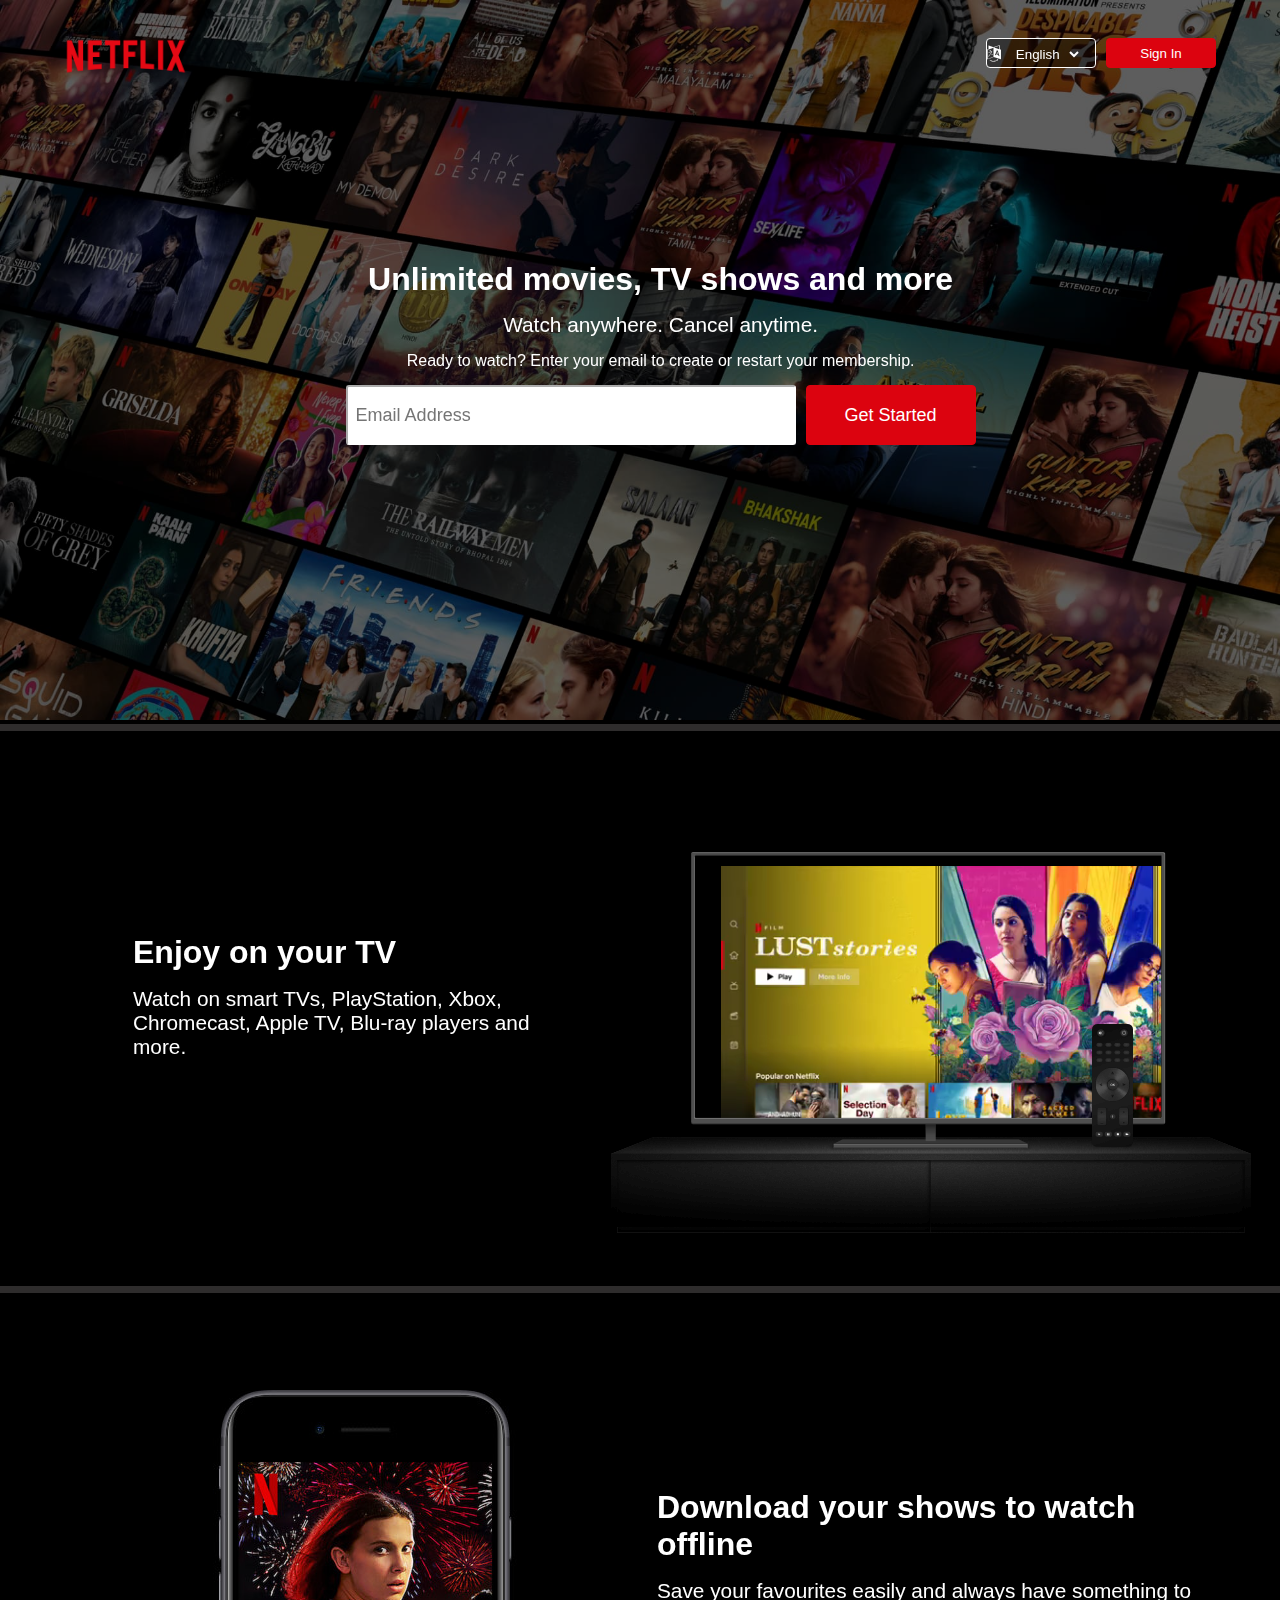
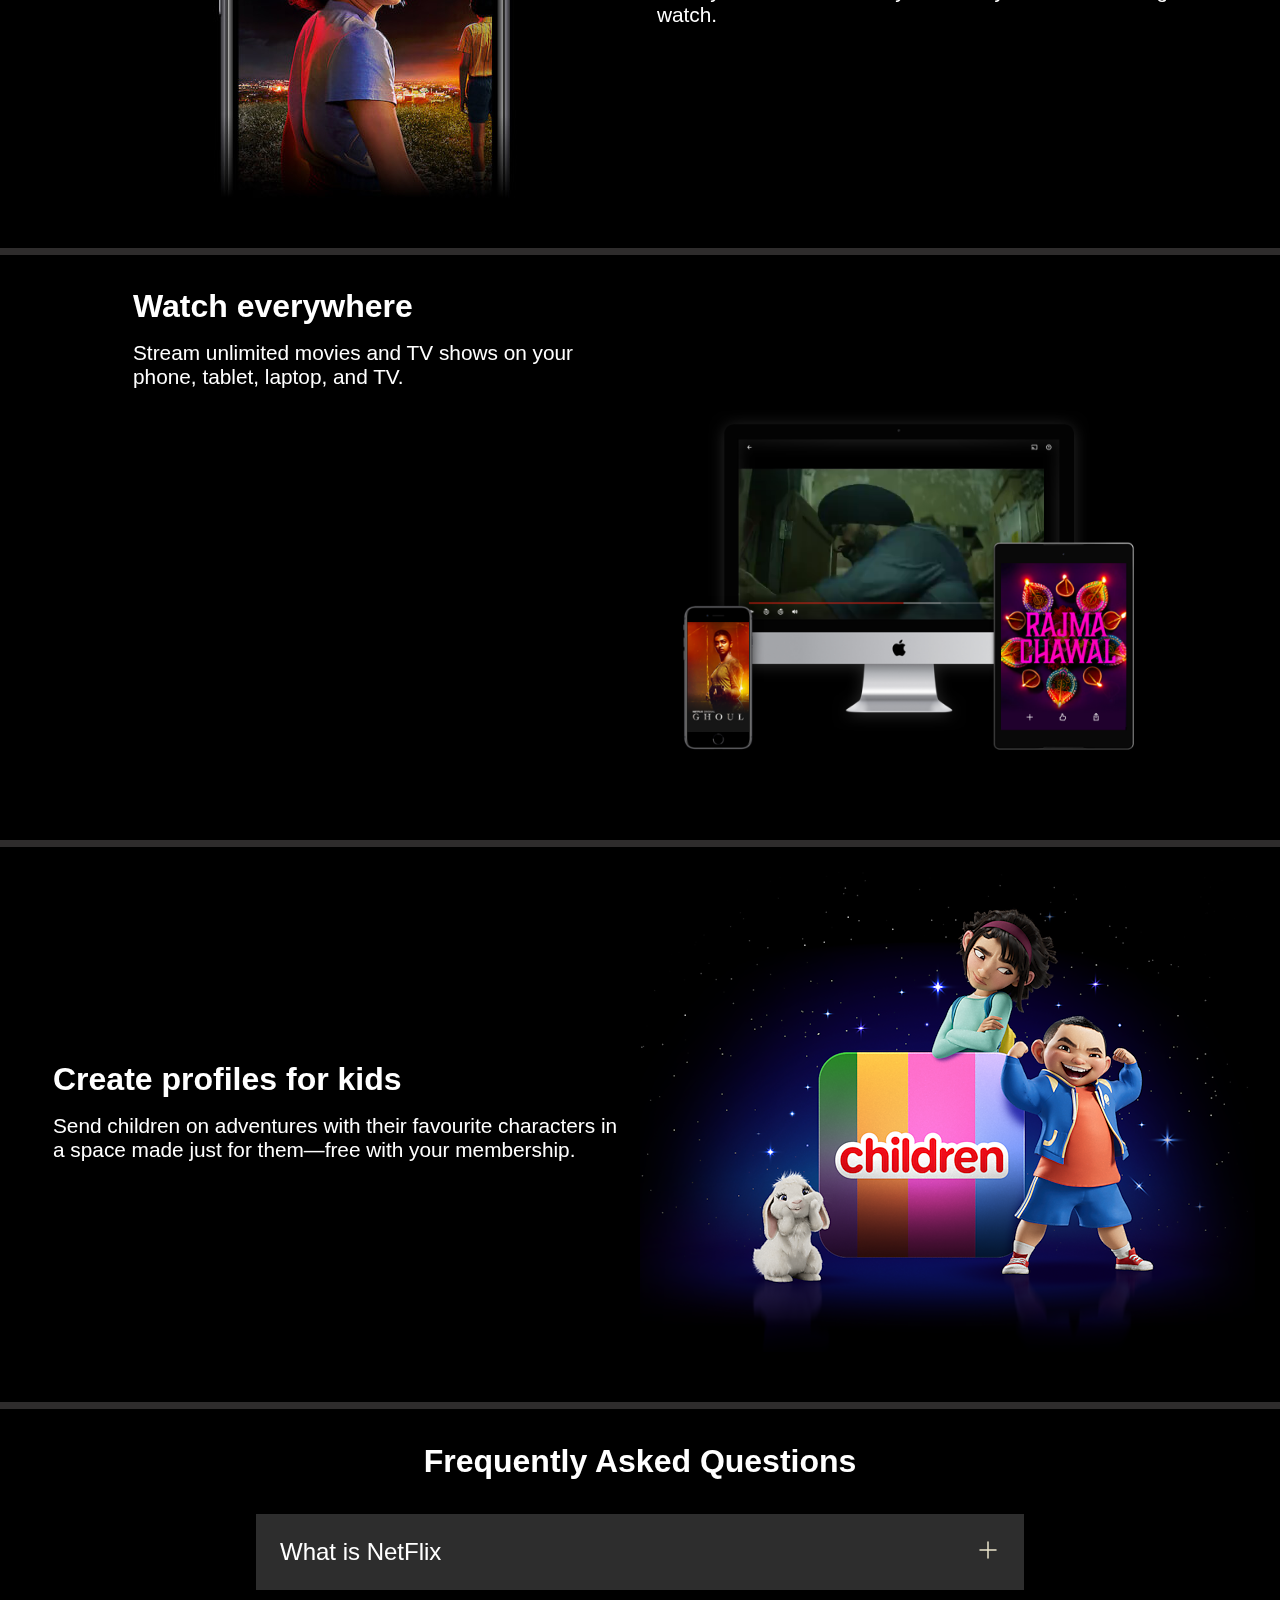
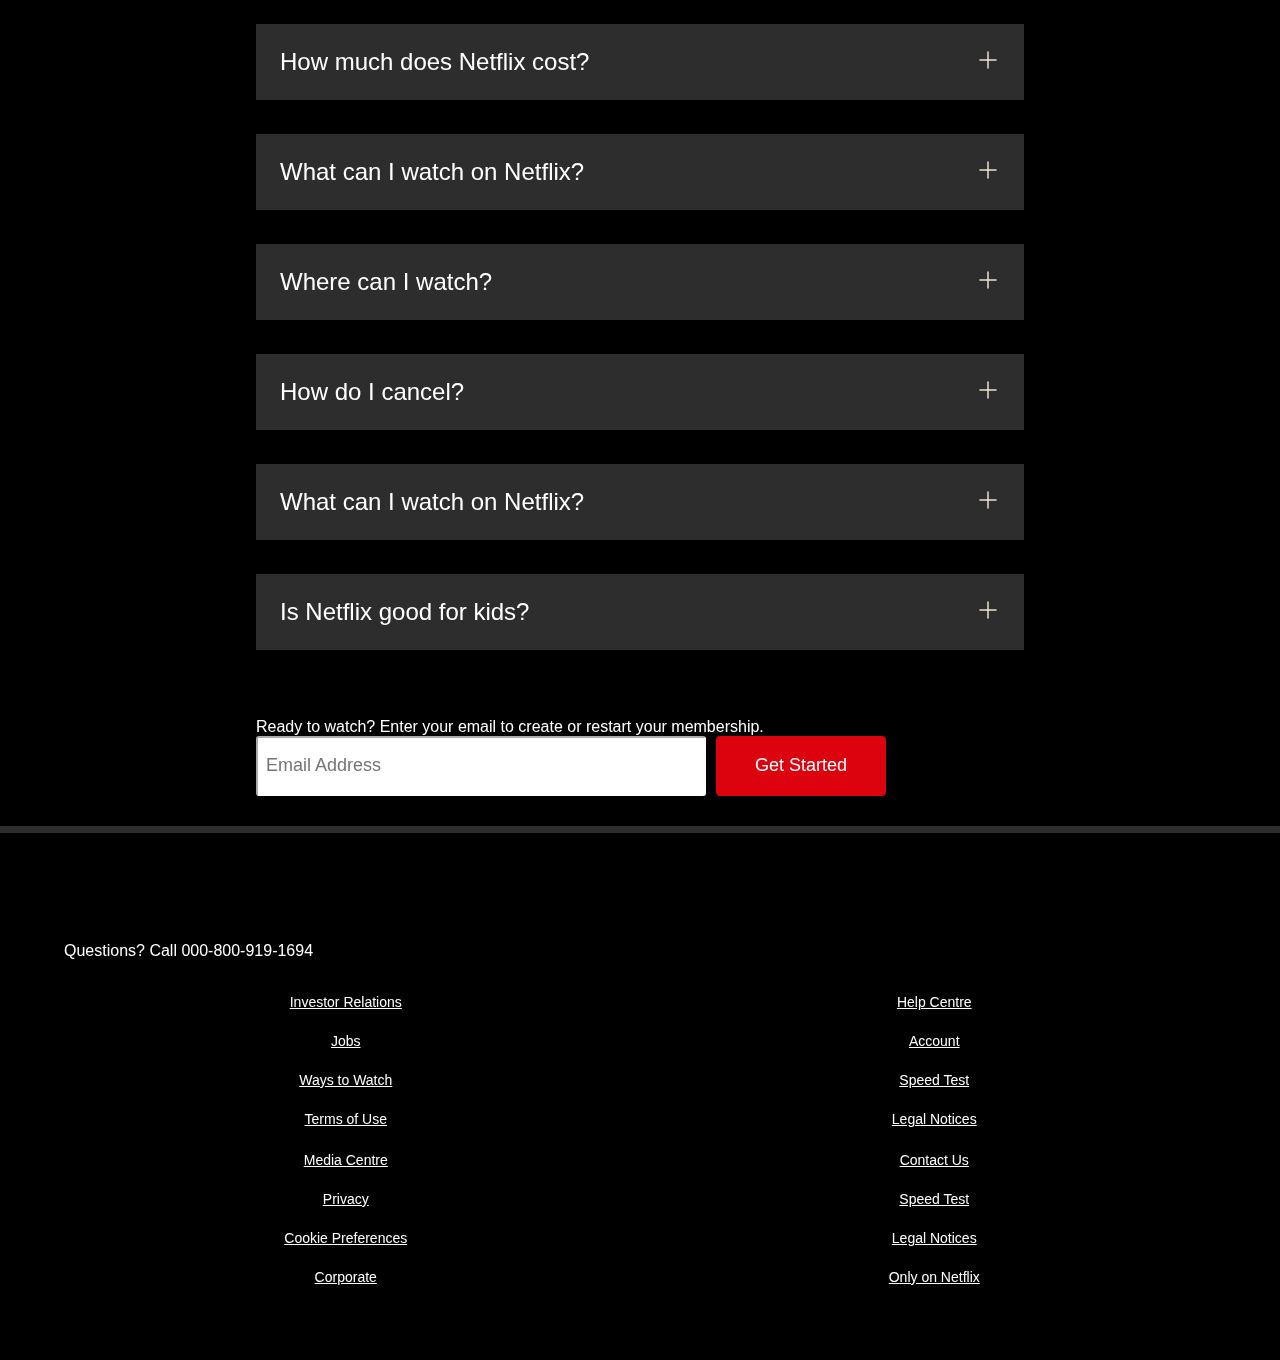
<file: index.html>
<!DOCTYPE html>
<html lang="en">

<head>
    <meta charset="UTF-8">
    <meta name="viewport" content="width=device-width, initial-scale=1.0">
    <title>Netflix India- Watch TV Shows Online and Watch Movies Online </title>
    <link rel="stylesheet" href="style.css">
    <link rel="icon" href="assets\images\favicon.ico" type="image/x-icon">
    <link rel="stylesheet" href="font-awesome-4.7.0\css\font-awesome.min.css">
    <meta name="google-site-verification" content="jWFYIQ-tBngm4tiMa_oF6nJD81XkWkxNWwqU27Q7umQ" />

</head>

<body>
    <header>
        <nav class="navbar_netflix">
            <div class="navbar_logo">
                <img src="assets/images/logo.png" alt="logo" class="logo" />
            </div>
            <div class="nav_right">
                <div class="navitem">
                    <div class="dropdownbox">
                        <i class="fa fa-language"></i>
                        <select name="LanguageSelector" id="language" class="dropdown">
                            <option value="English" selected>English</option>
                            <option value="Hindi">Hindi</option>
                        </select>
                    </div>
                </div>
                <div class="navitem">
                    <button class="Signinbutton">Sign In</button>
                </div>

            </div>

        </nav>

    </header>
    <main>
        <section class="hero">
            <div class="bgimg_box"></div>
            <img src="assets\images\bg.jpg" alt="Background image" class="bgimg" />
            <div class="hero_card">
                <h1 class="hero_title">Unlimited movies, TV shows and more</h1>
                <h4 class="subtitle">Watch anywhere. Cancel anytime.</h4>
                <p class="hero_desc">Ready to watch? Enter your email to create or restart your membership.</p>
                <div class="emailbox">
                    <input type="email" placeholder="Email Address" class="email">
                    <button class="StartedButton">Get Started</button>
                </div>
            </div>
            <div class="separation"></div>
        </section>
        <section class="style_cards">
            <section class="card-1">
                <div class="card_desc-1">
                    <h1 class="card_title">Enjoy on your TV</h1>
                    <h3 class="card_subtitle">Watch on smart TVs, PlayStation, Xbox,<br> Chromecast, Apple TV, Blu-ray
                        players and<br> more.</h3>
                </div>
                <img src="assets/images/tv.jpg" alt="tv1" class="tv1">
                <video class="video1" autoplay=" " muted="" loop="" playsinline="">
                    <source src="assets/videos/video-in-tv1.m4v" type="video/mp4">
                </video>

            </section>
            <div class="separation"></div>
            <div class="card-2">
                <img src="assets\images\mobiletv.jpg" alt="mobiletv" class="mtv" />
                <div class="card_desc-2">
                    <h1 class="card_title">Download your shows to watch offline</h1>
                    <h3 class="card_subtitle">Save your favourites easily and always have something to watch.</h3>
                </div>
            </div>
            <div class="separation"></div>
            <div class="card-3">
                <div class="card_desc-3">
                    <h1 class="card_title">Watch everywhere</h1>
                    <h3 class="card_subtitle">Stream unlimited movies and TV shows on your phone, tablet, laptop, and
                        TV.</h3>
                    </div>

                        <img src="assets\images\tv2.jpg" alt="tv2" class="tv2" />
                        <video class="video2" autoplay=" " muted="" loop="" playsinline="">
                            <source src="assets\videos\video-in-tv2.m4v" type="video/mp4">
                        </video>
            </div>
            <div class="separation"></div>

            <div class="card-4">
                <div class="card_desc-4">
                    <h1 class="card_title">Create profiles for kids</h1>
                    <h3 class="card_subtitle">Send children on adventures with their favourite characters in a space
                        made just for them—free with your membership.</h3>
                </div>
                <img src="assets\images\children.jpg" alt="children" class="kids" />

            </div>

        </section>
        <div class="separation"></div>
        
        <section class="faq">
            <h2>Frequently Asked Questions</h2>
            <div class="faqbox">
                <span>What is NetFlix</span>
                <svg width="24" height="24" viewBox="0 0 24 24" fill="white" xmlns="http://www.w3.org/2000/svg">
                    <path d="M12 4V20" stroke="#141B34" stroke-width="1.5" stroke-linecap="round"
                        stroke-linejoin="round" />
                    <path d="M4 12H20" stroke="#141B34" stroke-width="1.5" stroke-linecap="round"
                        stroke-linejoin="round" />
                </svg>

            </div>
            <div class="faqbox">
                <span>How much does Netflix cost?</span>
                <svg width="24" height="24" viewBox="0 0 24 24" fill="white" xmlns="http://www.w3.org/2000/svg">
                    <path d="M12 4V20" stroke="#141B34" stroke-width="1.5" stroke-linecap="round"
                        stroke-linejoin="round" />
                    <path d="M4 12H20" stroke="#141B34" stroke-width="1.5" stroke-linecap="round"
                        stroke-linejoin="round" />
                </svg>

            </div>
            <div class="faqbox">
                <span>What can I watch on Netflix?</span>
                <svg width="24" height="24" viewBox="0 0 24 24" fill="white" xmlns="http://www.w3.org/2000/svg">
                    <path d="M12 4V20" stroke="#141B34" stroke-width="1.5" stroke-linecap="round"
                        stroke-linejoin="round" />
                    <path d="M4 12H20" stroke="#141B34" stroke-width="1.5" stroke-linecap="round"
                        stroke-linejoin="round" />
                </svg>

            </div>
            <div class="faqbox">
                <span>Where can I watch?</span>
                <svg width="24" height="24" viewBox="0 0 24 24" fill="white" xmlns="http://www.w3.org/2000/svg">
                    <path d="M12 4V20" stroke="#141B34" stroke-width="1.5" stroke-linecap="round"
                        stroke-linejoin="round" />
                    <path d="M4 12H20" stroke="#141B34" stroke-width="1.5" stroke-linecap="round"
                        stroke-linejoin="round" />
                </svg>

            </div>
            <div class="faqbox">
                <span>How do I cancel?</span>
                <svg width="24" height="24" viewBox="0 0 24 24" fill="white" xmlns="http://www.w3.org/2000/svg">
                    <path d="M12 4V20" stroke="#141B34" stroke-width="1.5" stroke-linecap="round"
                        stroke-linejoin="round" />
                    <path d="M4 12H20" stroke="#141B34" stroke-width="1.5" stroke-linecap="round"
                        stroke-linejoin="round" />
                </svg>

            </div>
            <div class="faqbox">
                <span>What can I watch on Netflix?</span>
                <svg width="24" height="24" viewBox="0 0 24 24" fill="white" xmlns="http://www.w3.org/2000/svg">
                    <path d="M12 4V20" stroke="#141B34" stroke-width="1.5" stroke-linecap="round"
                        stroke-linejoin="round" />
                    <path d="M4 12H20" stroke="#141B34" stroke-width="1.5" stroke-linecap="round"
                        stroke-linejoin="round" />
                </svg>
            </div>
            <div class="faqbox">
                <span>Is Netflix good for kids?</span>
                <svg width="24" height="24" viewBox="0 0 24 24" fill="white" xmlns="http://www.w3.org/2000/svg">
                    <path d="M12 4V20" stroke="#141B34" stroke-width="1.5" stroke-linecap="round"
                        stroke-linejoin="round" />
                    <path d="M4 12H20" stroke="#141B34" stroke-width="1.5" stroke-linecap="round"
                        stroke-linejoin="round" />
                </svg>
            </div>
        </section>
        <div class="femail">
            <p class="hero_desc">Ready to watch? Enter your email to create or restart your membership.</p>
                <div class="emailbox">
                    <input type="email" placeholder="Email Address" class="email">
                    <button class="StartedButton">Get Started</button>
                </div>
        </div>
        <div>
            <h1></h1>
        </div>
        <div class="separation"></div>
    </main>
    <footer>
        <div class="questions">
            Questions? Call 000-800-919-1694
        </div>
        <div class="footer">
            <div class="footer-item">
                <a href="faq">Investor Relations</a>
                <a href="faq">Jobs</a>
                <a href="faq">Ways to Watch</a>
                <a href="faq">Terms of Use</a>
            </div>

            <div class="footer-item">
                <a href="faq">Help Centre</a>
                <a href="faq">Account</a>
                <a href="faq">Speed Test</a>
                <a href="faq">Legal Notices</a>
            </div>
            <div class="footer-item">
                <a href="faq">Media Centre</a>
                <a href="faq">Privacy</a>
                <a href="faq">Cookie Preferences</a>
                <a href="faq">Corporate</a>
            </div>

            <div class="footer-item">
                <a href="faq">Contact Us</a>
                <a href="faq">Speed Test</a>
                <a href="faq">Legal Notices</a>
                <a href="faq">Only on Netflix</a>
            </div>
        </div>
    </footer>

</body>

</html>
</file>
<file: style.css>
* {
    padding: 0;
    margin: 0;
    box-sizing: border-box;
}

body {
    background-color: black;
    color: white;
    font-family: "Poppins", sans-serif;

}

.navbar_netflix {
    position: absolute;
    top: 0;
    width: 100%;
    display: flex;
    justify-content: space-between;
    padding: 3% 5%;
    z-index: 10;
}

.navbar_logo {
    
    height: 100%;
    width: 125px;

}

.logo {
    width: 100%;
    height: 100%; 
}

.nav_right {
    display: flex;
    gap: 10px;
    height: 100%;
}

.dropdown {
    padding: 0.4rem;
    background-color: transparent;
    border: none;
    color: white;
 
}

.dropdownbox {
    border: 1.5px solid white;
    padding: 0.4 rem 0.5rem;
    border-radius: 4px;
    background:rgba(0,0,0,0.44) ;
    height: 30px;
    width: 110px;
}

.Signinbutton{
    border: 1.5px solid #dc030f;
    border-radius: 4px;
    background-color:#dc030f;
    color: white;
    padding:0.25rem 0.5rem;
    height:30px;
    width:110px;
}
.bgimg_box{
    height: 100%;
    width: 100%;

}
.bgimg{
    height: 100%;
    width:100%;
    object-fit: cover;
    opacity: 0.485;
}
.hero_card{
    position: absolute;
    top:29%;
    left:27%;
    text-align: center;
    display: flex;
    flex-direction: column;
    gap:15px;
}
.hero_title{
    font-weight: 700;
    font-size:2rem;
}
.subtitle{
    font-weight: 400;
    font-size:1.3rem;
}
.emailbox{
    white-space: nowrap;
    border: none;
    gap:10px;
    display: flex;
}
.email{
    font-size: large;
    width: 450px;
    height:60px ;
    color: black;
    padding: 0.25rem 0.5rem;
    border-radius: 3px;
    border-color:white ;
}
.StartedButton{
    font-size: large;
    border: 1.5px solid #dc030f;
    border-radius: 4px;
    background-color:#dc030f;
    color: white;
    padding:0.25rem 0.5rem;
    height:60px;
    width:170px;
}
.separation {
    height: 7px;
    background-color: rgb(46, 44, 44);
    position: relative;
    z-index: 20; 
}

.card_title{
    font-weight: 700;
    font-size:2rem;
    padding:8px;
}
.card_subtitle{
    padding:8px;
    font-weight: 380;
    font-size:1.3rem;
}

.card-1,
.card-2,
.card-3,
.card-4{
    border-top:8px rgb(69,69,69) ;
    padding: 50px;
}
.card_desc-1{

    padding-left: 80px;
}
.card-1{
    position: relative;
    display: inline-grid;
    grid-template-columns: 50% 40%;
    text-align: left;
    align-items: center;
    padding: 25px 45px 50px;
}

.video1{
    position: relative;
    width:150%;
    height:54%;
    grid-column: 2/2;
    grid-row: 1/2;
    z-index: -1;
}
.tv1{
    grid-column: 2/2;
    grid-row: 1/2;
}
.card-2{
    position: relative;
    display: inline-grid;
    grid-template-columns: 40% 70%;
    text-align: left;
    align-items: center;
    padding: 25px 45px 50px;
}

.card_desc-2{
    padding: 10vw;
}
.card_desc-3{

    padding-left:80px ;
    padding-right: 20px;
}
.card-3{
    position: relative;
    display: inline-grid;
    grid-template-columns: 50% 40%;
    text-align: left;
    align-items: center;
    padding: 25px 45px 50px;
}

.video2{
    position: relative;
    top: -47px;
    left: 95px;
    width:65%;
    height: 78%;
    grid-column: 2/3;
    grid-row: 2/3;
    z-index: -1;
}
.tv2{
    width: 110%;
    grid-column: 2/3;
    grid-row: 2/3;
} 

.card-4{
    position: relative;
    display: inline-grid;
    grid-template-columns: 50% 40%;
    text-align: left;
    align-items: center;
    padding: 25px 45px 50px;
}

.faq h2 {
    text-align: center;
    font-size: 48px;
}

.faq {
    background: black;
    color: white;
    padding: 34px;
}

.faqbox:hover {
    background-color: #414141;
    color: white;
}

.faqbox svg {
    filter: invert(1);
}

.faqbox {
    transition: all 1s ease-out;
    font-size: 24px;
    display: flex;
    justify-content: space-between;
    background-color: #2d2d2d;
    padding: 24px;
    max-width: 60vw;
    margin: 34px auto;
    cursor: pointer;
}
.femail{
    align-items: center;
    width: 60vw; 
    margin: auto;
    padding-bottom: 30px; 
}
footer {
    color: white;
    max-width: 60vw;
    margin: auto;
    padding: 60px;
}

footer .questions {
    padding: 34px 0;
}

.footer {
    display: grid;
    grid-template-columns: 1fr 1fr 1fr 1fr;
    color: white;
}


@media screen and (max-width: 1300px) {

    .faq h2 {
        text-align: center;
        font-size: 32px;
    }

    footer {
        max-width: 90vw;
        padding: 75px 0;
    }

    .footer-item{
        align-items: center;
    }
}

@media screen and (max-width: 1300px) {

    .footer {
        display: grid;
        grid-template-columns: 1fr 1fr;
        gap: 25px;
    }
}

.footer a {
    font-size: 14px;
    color: white;
}

.footer-item {
    display: flex;
    flex-direction: column;
    gap: 23px;
}
</file>
